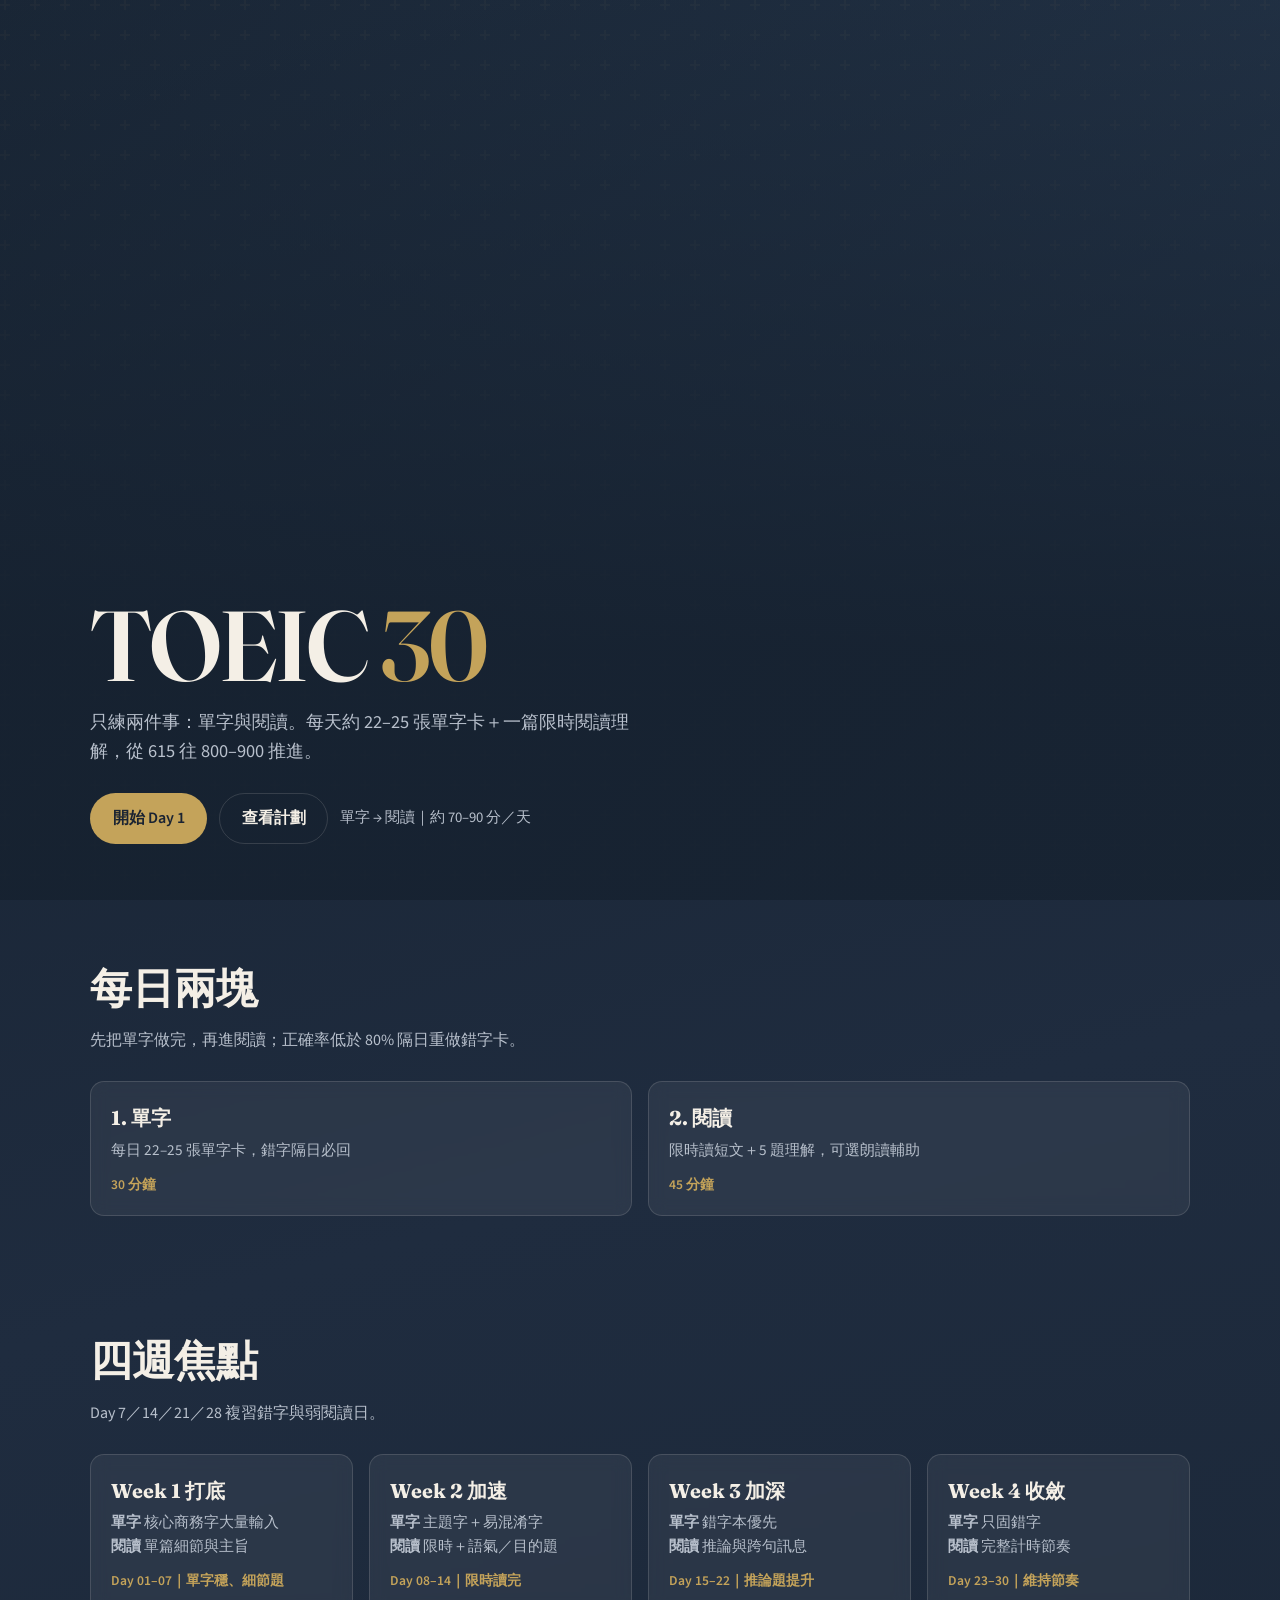
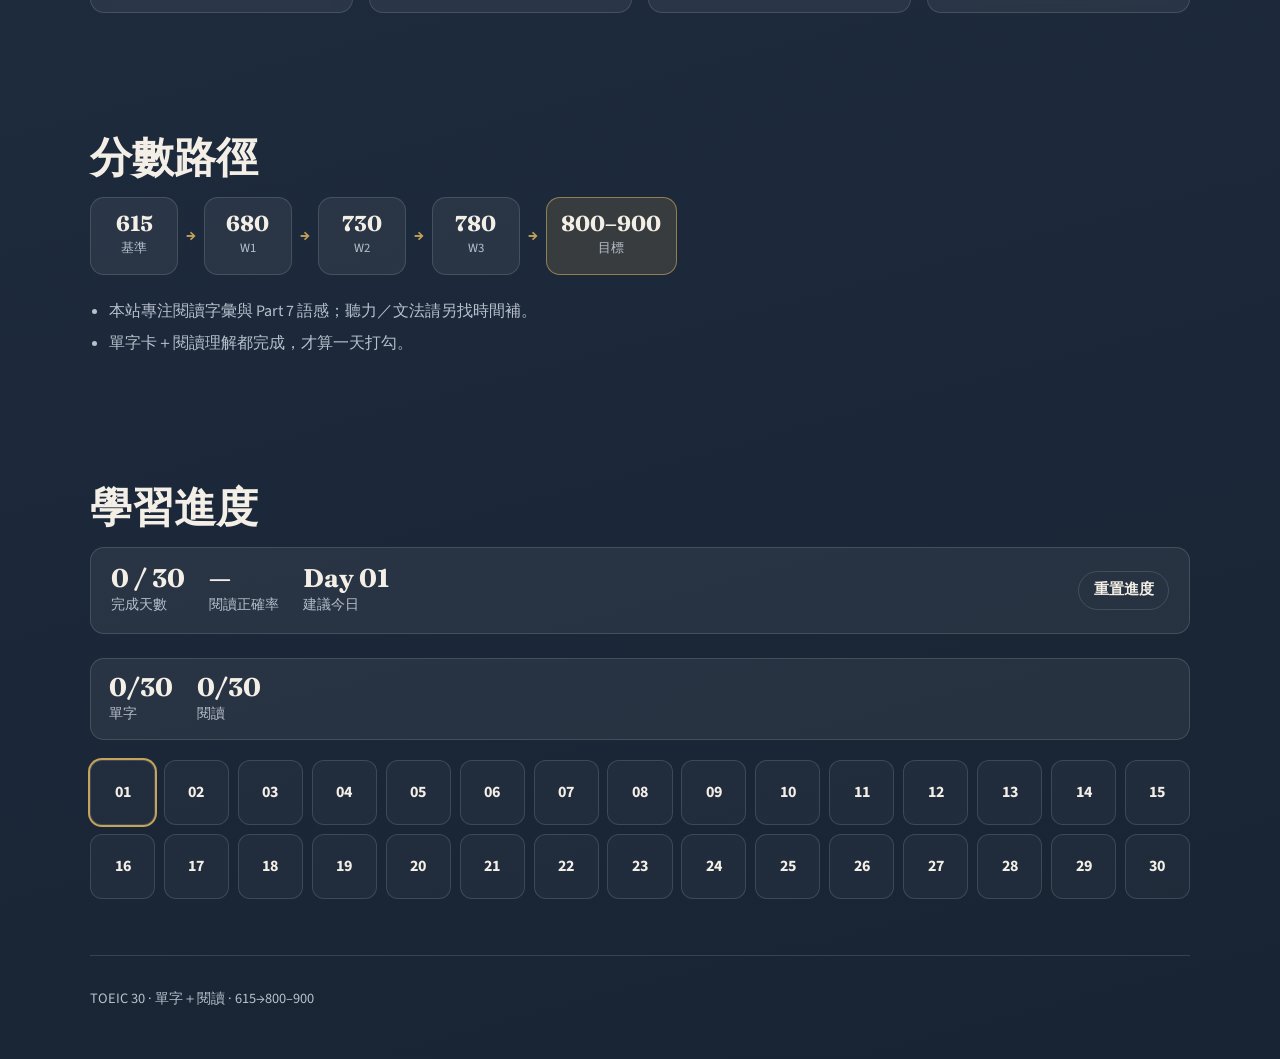
<file: index.html>
<!DOCTYPE html>
<html lang="zh-Hant">
<head>
  <meta charset="UTF-8" />
  <meta name="viewport" content="width=device-width, initial-scale=1" />
  <title>TOEIC 30｜單字＋閱讀｜615 → 800–900</title>
  <link rel="preconnect" href="https://fonts.googleapis.com" />
  <link rel="preconnect" href="https://fonts.gstatic.com" crossorigin />
  <link href="https://fonts.googleapis.com/css2?family=Fraunces:opsz,wght@9..144,500;9..144,650&family=Source+Sans+3:wght@400;600;700&display=swap" rel="stylesheet" />
  <link rel="stylesheet" href="css/styles.css" />
</head>
<body>
  <header class="hero">
    <div class="container hero-inner">
      <h1 class="brand">TOEIC <span>30</span></h1>
      <p class="hero-lead">只練兩件事：單字與閱讀。每天約 22–25 張單字卡＋一篇限時閱讀理解，從 615 往 800–900 推進。</p>
      <div class="cta-row">
        <a class="btn btn-primary" id="cta-start" href="day.html?d=1"><span id="cta-label">開始 Day 1</span></a>
        <a class="btn btn-ghost" href="#plan">查看計劃</a>
        <span class="meta-chip">單字 → 閱讀｜約 70–90 分／天</span>
      </div>
    </div>
  </header>

  <section id="pillars">
    <div class="container">
      <h2 class="section-title">每日兩塊</h2>
      <p class="section-lead">先把單字做完，再進閱讀；正確率低於 80% 隔日重做錯字卡。</p>
      <div class="phase-grid" id="pillar-cards"></div>
    </div>
  </section>

  <section id="plan">
    <div class="container">
      <h2 class="section-title">四週焦點</h2>
      <p class="section-lead">Day 7／14／21／28 複習錯字與弱閱讀日。</p>
      <div class="phase-grid" id="week-cards"></div>
    </div>
  </section>

  <section id="reality">
    <div class="container">
      <h2 class="section-title">分數路徑</h2>
      <div class="score-path">
        <div class="score-node"><strong>615</strong><span>基準</span></div>
        <div class="score-arrow" aria-hidden="true">→</div>
        <div class="score-node"><strong>680</strong><span>W1</span></div>
        <div class="score-arrow" aria-hidden="true">→</div>
        <div class="score-node"><strong>730</strong><span>W2</span></div>
        <div class="score-arrow" aria-hidden="true">→</div>
        <div class="score-node"><strong>780</strong><span>W3</span></div>
        <div class="score-arrow" aria-hidden="true">→</div>
        <div class="score-node is-goal"><strong>800–900</strong><span>目標</span></div>
      </div>
      <ul class="rule-list">
        <li>本站專注閱讀字彙與 Part 7 語感；聽力／文法請另找時間補。</li>
        <li>單字卡＋閱讀理解都完成，才算一天打勾。</li>
      </ul>
    </div>
  </section>

  <section id="progress">
    <div class="container">
      <h2 class="section-title">學習進度</h2>
      <div class="stats-bar">
        <div class="stat"><strong id="stat-done">0 / 30</strong><span>完成天數</span></div>
        <div class="stat"><strong id="stat-acc">—</strong><span>閱讀正確率</span></div>
        <div class="stat"><strong id="stat-suggest">Day 01</strong><span>建議今日</span></div>
        <div class="stat" style="margin-left:auto;align-self:center">
          <button type="button" class="btn btn-ghost btn-sm" id="reset-progress">重置進度</button>
        </div>
      </div>
      <div class="pillar-stats" id="pillar-stats"></div>
      <div class="day-grid" id="day-grid" aria-label="30 天進度地圖"></div>
    </div>
  </section>

  <footer class="container footer-note">TOEIC 30 · 單字＋閱讀 · 615→800–900</footer>

  <script src="data/days.js"></script>
  <script src="data/curriculum.js"></script>
  <script src="js/progress.js"></script>
  <script src="js/home.js"></script>
</body>
</html>
</file>
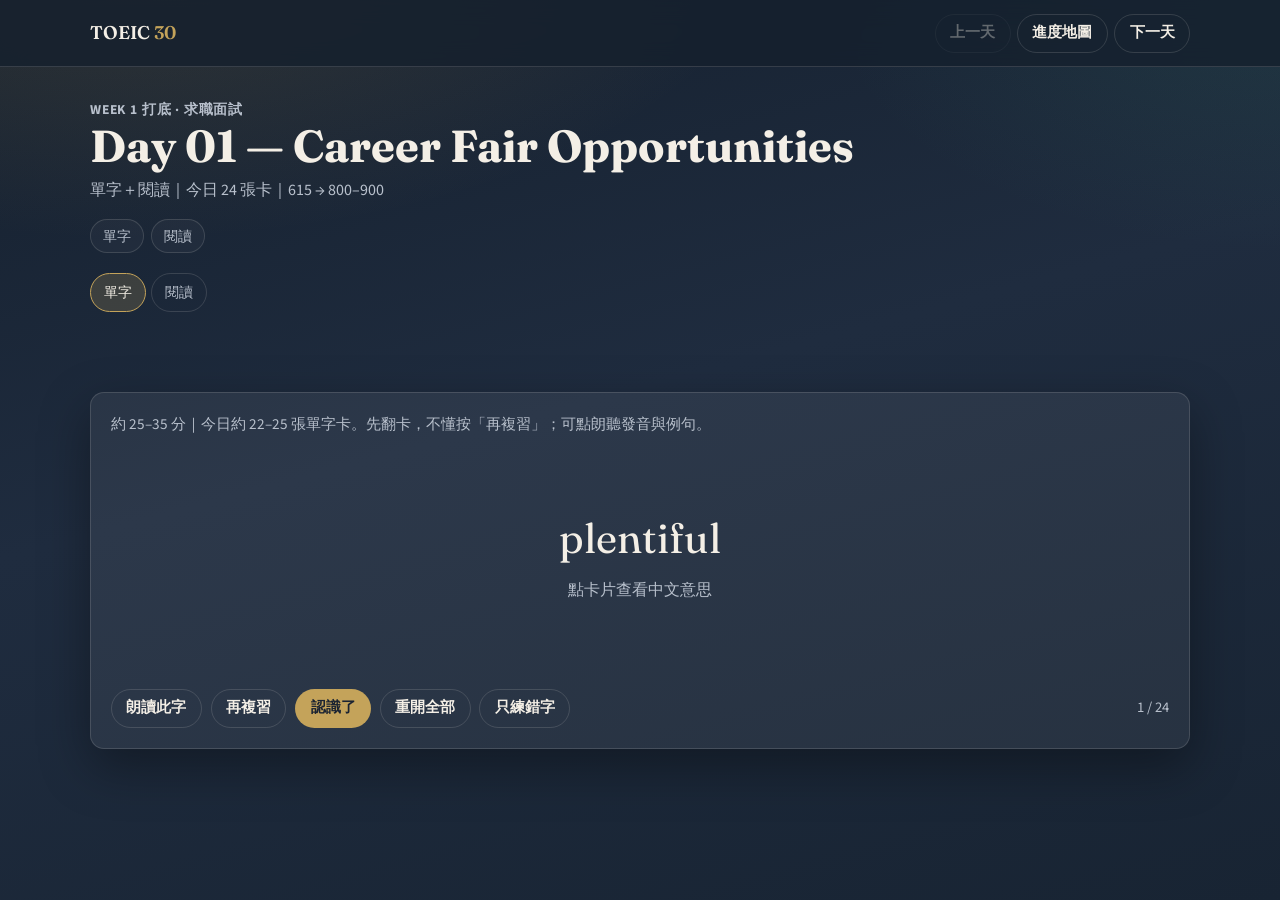
<file: day.html>
<!DOCTYPE html>
<html lang="zh-Hant">
<head>
  <meta charset="UTF-8" />
  <meta name="viewport" content="width=device-width, initial-scale=1" />
  <title>每日課程｜TOEIC 30</title>
  <link rel="preconnect" href="https://fonts.googleapis.com" />
  <link rel="preconnect" href="https://fonts.gstatic.com" crossorigin />
  <link href="https://fonts.googleapis.com/css2?family=Fraunces:opsz,wght@9..144,500;9..144,650&family=Source+Sans+3:wght@400;600;700&display=swap" rel="stylesheet" />
  <link rel="stylesheet" href="css/styles.css" />
</head>
<body>
  <header class="topbar">
    <div class="container topbar-inner">
      <a class="brand-mini" href="index.html">TOEIC <span>30</span></a>
      <nav class="nav-days">
        <a class="btn btn-ghost btn-sm" id="nav-prev" href="#">上一天</a>
        <a class="btn btn-ghost btn-sm" href="index.html">進度地圖</a>
        <a class="btn btn-ghost btn-sm" id="nav-next" href="#">下一天</a>
      </nav>
    </div>
  </header>

  <main class="container">
    <header class="day-header">
      <p class="eyebrow" id="day-eyebrow">Week</p>
      <h1 id="day-title">Day</h1>
      <p id="day-sub"></p>
    </header>

    <p class="week-tip" id="week-tip" hidden></p>

    <div class="pillar-track" id="pillar-track" aria-label="完成狀態"></div>

    <div class="tabs" role="tablist">
      <button type="button" class="tab is-active" data-panel="panel-vocab">單字</button>
      <button type="button" class="tab" data-panel="panel-read">閱讀</button>
    </div>

    <section class="panel is-active" id="panel-vocab">
      <div class="panel-card">
        <p class="module-lead">約 25–35 分｜今日約 22–25 張單字卡。先翻卡，不懂按「再複習」；可點朗聽發音與例句。</p>
        <div class="flash-card" id="flash-card" title="點擊翻面">
          <div class="flash-inner">
            <p class="flash-word" id="flash-word">—</p>
            <p class="flash-sub" id="flash-sub"></p>
            <p class="flash-example" id="flash-example"></p>
          </div>
        </div>
        <div id="flash-done" hidden>
          <p class="score-banner" style="margin:0">單字卡完成。可重開全部或只練錯字。</p>
        </div>
        <div class="controls">
          <button type="button" class="btn btn-ghost btn-sm" id="flash-speak">朗讀此字</button>
          <button type="button" class="btn btn-ghost btn-sm" id="flash-again">再複習</button>
          <button type="button" class="btn btn-primary btn-sm" id="flash-known">認識了</button>
          <button type="button" class="btn btn-ghost btn-sm" id="flash-restart">重開全部</button>
          <button type="button" class="btn btn-ghost btn-sm" id="flash-restart-wrong">只練錯字</button>
          <span class="progress-text" id="flash-progress">1 / 1</span>
        </div>
      </div>
    </section>

    <section class="panel" id="panel-read">
      <div class="tts-bar">
        <button type="button" class="btn btn-ghost btn-sm" id="tts-play">朗讀全文</button>
        <button type="button" class="btn btn-ghost btn-sm" id="tts-pause">暫停</button>
        <button type="button" class="btn btn-ghost btn-sm" id="tts-resume">繼續</button>
        <button type="button" class="btn btn-ghost btn-sm" id="tts-stop">停止</button>
        <label>語速 <input id="tts-rate" type="range" min="0.8" max="1.2" step="0.05" /> <span id="tts-rate-label">0.95×</span></label>
        <label>語音 <select id="tts-voice"></select></label>
      </div>
      <div class="panel-card">
        <p class="module-lead">約 40–50 分｜先限時讀英文 → 做理解題 → 再打開翻譯對照。</p>
        <div class="controls" style="margin-top:0;margin-bottom:1rem">
          <button type="button" class="btn btn-ghost btn-sm" id="toggle-zh">顯示翻譯</button>
          <button type="button" class="btn btn-ghost btn-sm" id="timer-toggle">開始計時</button>
          <span class="progress-text" id="timer-display">00:00</span>
          <button type="button" class="btn btn-primary btn-sm" id="mark-read">標記讀完</button>
        </div>
        <article class="article" id="article-en"></article>
        <div class="translation" id="article-zh" hidden></div>
      </div>
      <div class="panel-card" style="margin-top:1rem">
        <h3 class="inline-title">閱讀理解</h3>
        <div class="score-banner" id="quiz-banner" hidden></div>
        <div id="quiz-root"></div>
        <div class="controls">
          <button type="button" class="btn btn-primary" id="quiz-submit">交卷看解析</button>
          <button type="button" class="btn btn-ghost" id="quiz-reset">重做閱讀題</button>
        </div>
      </div>
    </section>
  </main>

  <script src="data/days.js"></script>
  <script src="data/curriculum.js"></script>
  <script src="js/progress.js"></script>
  <script src="js/tts.js"></script>
  <script src="js/flashcards.js"></script>
  <script src="js/quiz.js"></script>
  <script src="js/day.js"></script>
</body>
</html>
</file>
<file: css/styles.css>
:root {
  --bg0: #1a2332;
  --ink: #f4efe6;
  --ink-muted: #b8c0cc;
  --accent: #c4a35a;
  --success: #3d9a7a;
  --warn: #c97b4a;
  --danger: #c45c5c;
  --card: rgba(255, 255, 255, 0.06);
  --line: rgba(244, 239, 230, 0.14);
  --font-display: "Fraunces", "Iowan Old Style", Georgia, serif;
  --font-body: "Source Sans 3", "PingFang TC", "Noto Sans TC", sans-serif;
  --radius: 14px;
  --shadow: 0 18px 50px rgba(0, 0, 0, 0.35);
}
*, *::before, *::after { box-sizing: border-box; }
html { scroll-behavior: smooth; }
body {
  margin: 0; min-height: 100vh;
  font-family: var(--font-body); color: var(--ink);
  background:
    radial-gradient(1200px 600px at 10% -10%, rgba(196, 163, 90, 0.18), transparent 55%),
    radial-gradient(900px 500px at 100% 0%, rgba(61, 154, 122, 0.12), transparent 50%),
    linear-gradient(165deg, #15202e 0%, #1f2c3f 45%, #182433 100%);
  line-height: 1.55;
}
a { color: inherit; text-decoration: none; }
.container { width: min(1100px, calc(100% - 2rem)); margin-inline: auto; }
.hero {
  position: relative; min-height: 100vh; display: grid; align-items: end;
  overflow: hidden; isolation: isolate;
}
.hero::before {
  content: ""; position: absolute; inset: 0; z-index: -1;
  background:
    linear-gradient(180deg, rgba(21, 32, 46, 0.25) 0%, rgba(21, 32, 46, 0.88) 72%),
    url("data:image/svg+xml,%3Csvg width='60' height='60' viewBox='0 0 60 60' xmlns='http://www.w3.org/2000/svg'%3E%3Cg fill='none'%3E%3Cg fill='%23c4a35a' fill-opacity='0.05'%3E%3Cpath d='M36 34v-4h-2v4h-4v2h4v4h2v-4h4v-2h-4zm0-30V0h-2v4h-4v2h4v4h2V6h4V4h-4zM6 34v-4H4v4H0v2h4v4h2v-4h4v-2H6zM6 4V0H4v4H0v2h4v4h2V6h4V4H6z'/%3E%3C/g%3E%3C/g%3E%3C/svg%3E"),
    linear-gradient(135deg, #1b2838, #2a3d55);
  animation: heroShift 18s ease-in-out infinite alternate;
}
@keyframes heroShift { from { transform: scale(1); } to { transform: scale(1.05); } }
.hero-inner { padding: 4.5rem 0 3.5rem; }
.brand {
  font-family: var(--font-display);
  font-size: clamp(3.2rem, 10vw, 6.2rem);
  font-weight: 600; letter-spacing: -0.03em; line-height: 0.95; margin: 0 0 1rem;
}
.brand span { color: var(--accent); }
.hero-lead { max-width: 34rem; font-size: 1.15rem; color: var(--ink-muted); margin: 0 0 1.75rem; }
.cta-row { display: flex; flex-wrap: wrap; gap: 0.75rem; align-items: center; }
.btn {
  appearance: none; border: 1px solid transparent; border-radius: 999px;
  padding: 0.75rem 1.35rem; font: inherit; font-weight: 600; cursor: pointer;
  transition: transform 0.2s ease, background 0.2s ease, border-color 0.2s ease, opacity 0.2s;
}
.btn:hover { transform: translateY(-1px); }
.btn:disabled { opacity: 0.45; cursor: not-allowed; transform: none; }
.btn-primary { background: var(--accent); color: #1a2332; }
.btn-primary:hover { background: #d4b56a; }
.btn-ghost { background: transparent; border-color: var(--line); color: var(--ink); }
.btn-ghost:hover { border-color: var(--accent); }
.btn-sm { padding: 0.45rem 0.9rem; font-size: 0.92rem; }
.meta-chip { display: inline-flex; gap: 0.4rem; align-items: center; color: var(--ink-muted); font-size: 0.92rem; }
section { padding: 3.5rem 0; }
.section-title { font-family: var(--font-display); font-size: clamp(1.8rem, 4vw, 2.6rem); margin: 0 0 0.5rem; }
.section-lead { color: var(--ink-muted); max-width: 40rem; margin: 0 0 1.75rem; }
.phase-grid { display: grid; gap: 1rem; grid-template-columns: repeat(auto-fit, minmax(220px, 1fr)); }
.phase-card {
  background: var(--card); border: 1px solid var(--line); border-radius: var(--radius);
  padding: 1.25rem; backdrop-filter: blur(8px); animation: riseIn 0.6s ease both;
}
.phase-card:nth-child(2) { animation-delay: 0.08s; }
.phase-card:nth-child(3) { animation-delay: 0.16s; }
.phase-card:nth-child(4) { animation-delay: 0.24s; }
@keyframes riseIn { from { opacity: 0; transform: translateY(12px); } to { opacity: 1; transform: none; } }
.phase-card h3 { margin: 0 0 0.35rem; font-family: var(--font-display); font-size: 1.25rem; }
.phase-card p { margin: 0; color: var(--ink-muted); font-size: 0.95rem; }
.phase-days { margin-top: 0.75rem; color: var(--accent); font-size: 0.85rem; font-weight: 600; }
.stats-bar {
  display: flex; flex-wrap: wrap; gap: 1rem 1.5rem; margin-bottom: 1.5rem;
  padding: 1rem 1.25rem; border: 1px solid var(--line); border-radius: var(--radius); background: var(--card);
}
.stat strong { display: block; font-family: var(--font-display); font-size: 1.6rem; line-height: 1.1; }
.stat span { color: var(--ink-muted); font-size: 0.85rem; }
.day-grid { display: grid; grid-template-columns: repeat(auto-fill, minmax(64px, 1fr)); gap: 0.55rem; }
.day-cell {
  aspect-ratio: 1; display: grid; place-items: center; border-radius: 12px;
  border: 1px solid var(--line); background: rgba(255,255,255,0.03); font-weight: 700;
  transition: border-color 0.2s, background 0.2s, transform 0.2s;
}
.day-cell:hover { transform: translateY(-2px); border-color: var(--accent); }
.day-cell.is-done { background: rgba(61,154,122,0.28); border-color: rgba(61,154,122,0.55); }
.day-cell.is-progress { background: rgba(196,163,90,0.22); border-color: rgba(196,163,90,0.55); }
.day-cell.is-today { box-shadow: 0 0 0 2px var(--accent); }
.routine-list { margin: 0; padding: 0; list-style: none; display: grid; gap: 0.75rem; }
.routine-list li {
  display: grid; grid-template-columns: auto 1fr; gap: 0.85rem; align-items: start;
  padding: 0.9rem 1rem; border: 1px solid var(--line); border-radius: var(--radius); background: var(--card);
}
.step-num {
  width: 2rem; height: 2rem; border-radius: 50%; display: grid; place-items: center;
  background: rgba(196,163,90,0.2); color: var(--accent); font-weight: 700; font-size: 0.9rem;
}
.footer-note { padding: 2rem 0 3rem; color: var(--ink-muted); font-size: 0.9rem; border-top: 1px solid var(--line); }
.topbar {
  position: sticky; top: 0; z-index: 20; backdrop-filter: blur(12px);
  background: rgba(21,32,46,0.82); border-bottom: 1px solid var(--line);
}
.topbar-inner {
  display: flex; flex-wrap: wrap; gap: 0.75rem; align-items: center;
  justify-content: space-between; padding: 0.85rem 0;
}
.brand-mini { font-family: var(--font-display); font-weight: 600; font-size: 1.15rem; }
.brand-mini span { color: var(--accent); }
.nav-days { display: flex; gap: 0.4rem; align-items: center; }
.day-header { padding: 2rem 0 1rem; }
.eyebrow {
  color: var(--accent); font-size: 0.85rem; font-weight: 700;
  letter-spacing: 0.06em; text-transform: uppercase; margin: 0 0 0.4rem;
}
.day-header h1 {
  font-family: var(--font-display); font-size: clamp(1.8rem, 4vw, 2.8rem);
  margin: 0 0 0.4rem; line-height: 1.15;
}
.day-header p { margin: 0; color: var(--ink-muted); }
.tabs { display: flex; flex-wrap: wrap; gap: 0.45rem; margin: 1.25rem 0 1.5rem; }
.tab {
  border: 1px solid var(--line); background: transparent; color: var(--ink-muted);
  border-radius: 999px; padding: 0.5rem 1rem; font: inherit; cursor: pointer;
}
.tab.is-active { background: rgba(196,163,90,0.2); border-color: var(--accent); color: var(--ink); }
.panel { display: none; padding-bottom: 3rem; animation: riseIn 0.35s ease both; }
.panel.is-active { display: block; }
.panel-card {
  background: var(--card); border: 1px solid var(--line); border-radius: var(--radius);
  padding: 1.25rem; box-shadow: var(--shadow);
}
.flash-card {
  min-height: 220px; display: grid; place-items: center; text-align: center;
  cursor: pointer; user-select: none;
}
.flash-word { font-family: var(--font-display); font-size: clamp(1.8rem, 5vw, 2.6rem); margin: 0 0 0.5rem; }
.flash-sub { color: var(--ink-muted); margin: 0; }
.flash-example { margin-top: 1rem; font-style: italic; color: var(--ink-muted); }
.controls { display: flex; flex-wrap: wrap; gap: 0.55rem; margin-top: 1rem; align-items: center; }
.progress-text { color: var(--ink-muted); font-size: 0.92rem; margin-left: auto; }
.article { font-size: 1.08rem; white-space: pre-wrap; }
.article p { margin: 0 0 1rem; }
.translation {
  margin-top: 1.25rem; padding-top: 1.25rem; border-top: 1px solid var(--line);
  color: var(--ink-muted); white-space: pre-wrap;
}
.tts-bar {
  display: flex; flex-wrap: wrap; gap: 0.55rem; align-items: center; margin-bottom: 1rem;
  padding: 0.85rem 1rem; border: 1px solid var(--line); border-radius: var(--radius);
  background: rgba(0,0,0,0.18);
}
.tts-bar label {
  display: inline-flex; gap: 0.4rem; align-items: center; color: var(--ink-muted); font-size: 0.9rem;
}
.tts-bar input[type="range"] { width: 110px; accent-color: var(--accent); }
.quiz-item { margin-bottom: 1.25rem; padding-bottom: 1.25rem; border-bottom: 1px solid var(--line); }
.quiz-item:last-child { border-bottom: 0; margin-bottom: 0; padding-bottom: 0; }
.quiz-q { font-weight: 600; margin: 0 0 0.75rem; }
.choices { display: grid; gap: 0.45rem; }
.choice {
  text-align: left; border: 1px solid var(--line); background: rgba(255,255,255,0.03);
  color: var(--ink); border-radius: 10px; padding: 0.7rem 0.9rem; font: inherit; cursor: pointer;
}
.choice:hover:not(:disabled) { border-color: var(--accent); }
.choice.is-selected { border-color: var(--accent); background: rgba(196,163,90,0.15); }
.choice.is-correct { border-color: var(--success); background: rgba(61,154,122,0.2); }
.choice.is-wrong { border-color: var(--danger); background: rgba(196,92,92,0.18); }
.explain { margin-top: 0.65rem; color: var(--ink-muted); font-size: 0.92rem; }
.score-banner {
  margin-bottom: 1rem; padding: 0.9rem 1rem; border-radius: var(--radius);
  background: rgba(61,154,122,0.18); border: 1px solid rgba(61,154,122,0.4);
}
.week-tip {
  margin: 0 0 1rem; padding: 0.85rem 1rem; border-left: 3px solid var(--accent);
  background: rgba(196,163,90,0.1); color: var(--ink-muted);
}
@media (max-width: 640px) {
  .progress-text { margin-left: 0; width: 100%; }
  .day-grid { grid-template-columns: repeat(6, 1fr); }
}

a.is-disabled, .btn.is-disabled {
  opacity: 0.35;
  pointer-events: none;
}

.score-path {
  display: flex;
  flex-wrap: wrap;
  align-items: center;
  gap: 0.5rem 0.35rem;
  margin: 0 0 1.5rem;
}

.score-node {
  min-width: 5.5rem;
  padding: 0.85rem 0.9rem;
  border: 1px solid var(--line);
  border-radius: var(--radius);
  background: var(--card);
  text-align: center;
}

.score-node strong {
  display: block;
  font-family: var(--font-display);
  font-size: 1.35rem;
  line-height: 1.1;
}

.score-node span {
  color: var(--ink-muted);
  font-size: 0.8rem;
}

.score-node.is-goal {
  border-color: rgba(196, 163, 90, 0.65);
  background: rgba(196, 163, 90, 0.16);
}

.score-arrow {
  color: var(--accent);
  font-weight: 700;
  padding: 0 0.15rem;
}

.rule-list {
  margin: 0;
  padding-left: 1.2rem;
  color: var(--ink-muted);
}

.rule-list li {
  margin-bottom: 0.45rem;
}

.agenda-box {
  margin: 0 0 1.25rem;
  padding: 1rem 1.15rem;
  border: 1px solid var(--line);
  border-radius: var(--radius);
  background: rgba(0, 0, 0, 0.16);
}

.agenda-box h2 {
  font-family: var(--font-display);
  font-size: 1.2rem;
  margin: 0 0 0.55rem;
}

.agenda-box ul {
  margin: 0;
  padding-left: 1.15rem;
  color: var(--ink-muted);
}

.agenda-box li {
  margin-bottom: 0.35rem;
}

.module-lead {
  margin: 0 0 1rem;
  color: var(--ink-muted);
  font-size: 0.95rem;
}

.inline-title {
  font-family: var(--font-display);
  font-size: 1.25rem;
  margin: 0 0 0.85rem;
}

.pillar-track {
  display: flex;
  flex-wrap: wrap;
  gap: 0.45rem;
  margin: 0 0 1rem;
}

.pillar-chip {
  border: 1px solid var(--line);
  border-radius: 999px;
  padding: 0.35rem 0.75rem;
  font-size: 0.85rem;
  color: var(--ink-muted);
  background: rgba(255, 255, 255, 0.03);
}

.pillar-chip.is-on {
  color: var(--ink);
  border-color: rgba(61, 154, 122, 0.55);
  background: rgba(61, 154, 122, 0.22);
}

.pillar-stats {
  display: flex;
  flex-wrap: wrap;
  gap: 1rem 1.5rem;
  margin-bottom: 1.25rem;
  padding: 0.85rem 1.1rem;
  border: 1px solid var(--line);
  border-radius: var(--radius);
  background: var(--card);
}

.tabs {
  gap: 0.35rem;
}

.tab {
  font-size: 0.9rem;
  padding: 0.45rem 0.8rem;
}

@media (max-width: 720px) {
  .score-arrow {
    display: none;
  }
  .score-path {
    display: grid;
    grid-template-columns: repeat(2, minmax(0, 1fr));
  }
  .score-node.is-goal {
    grid-column: 1 / -1;
  }
}

@media (max-width: 640px) {
  .progress-text {
    margin-left: 0;
    width: 100%;
  }
  .day-grid {
    grid-template-columns: repeat(6, 1fr);
  }
}
</file>
